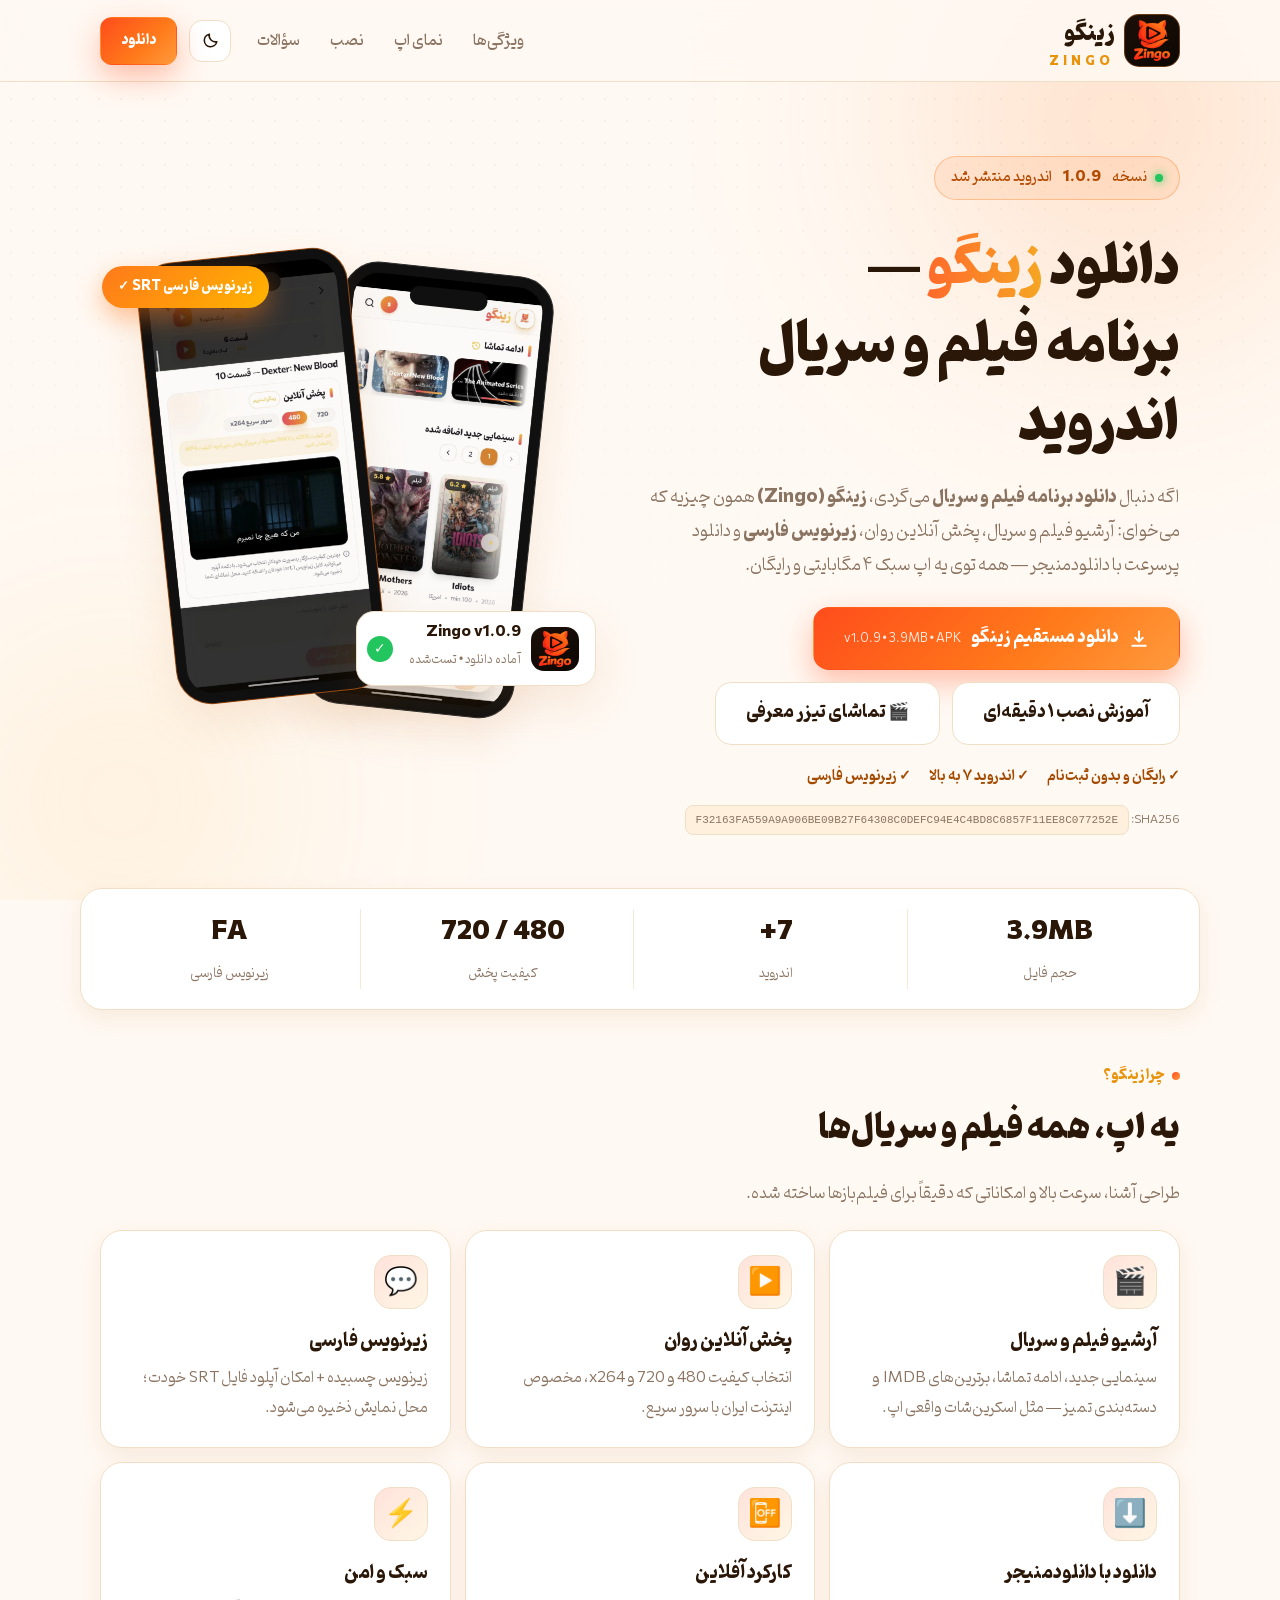
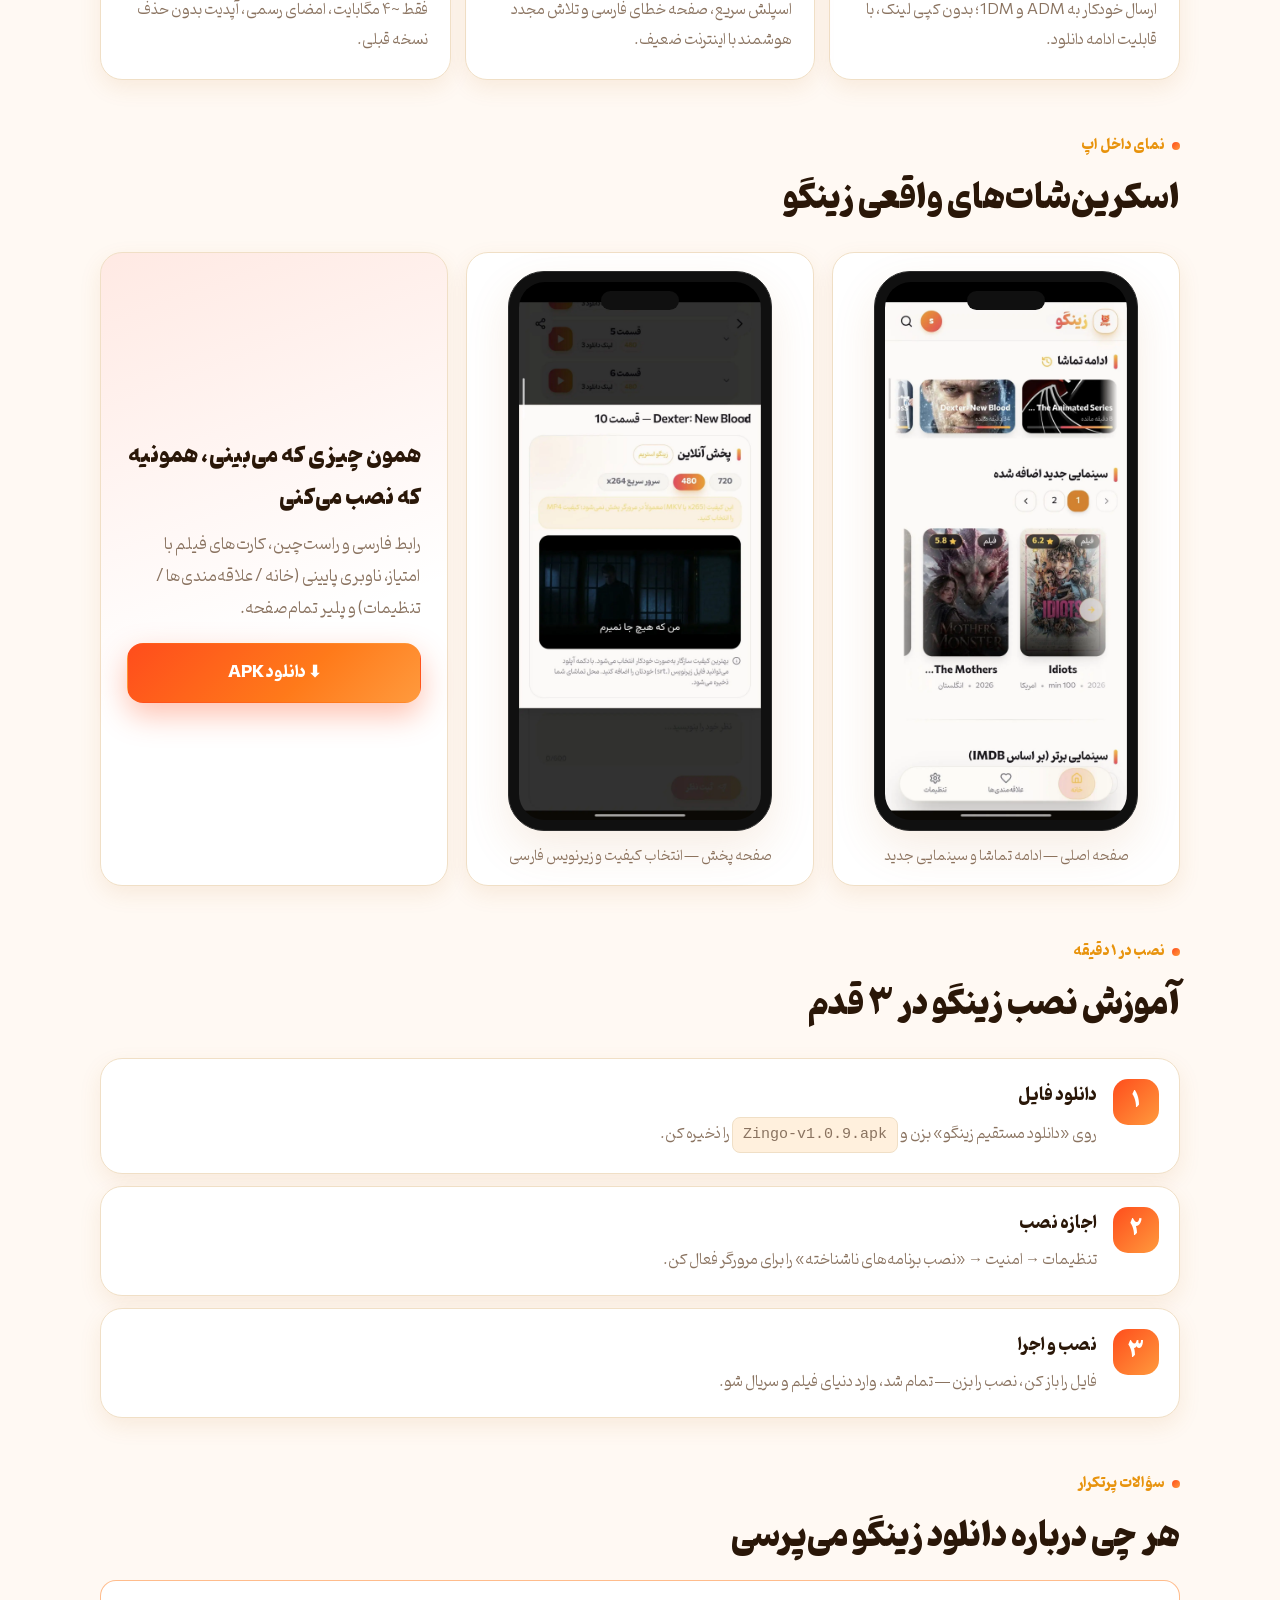
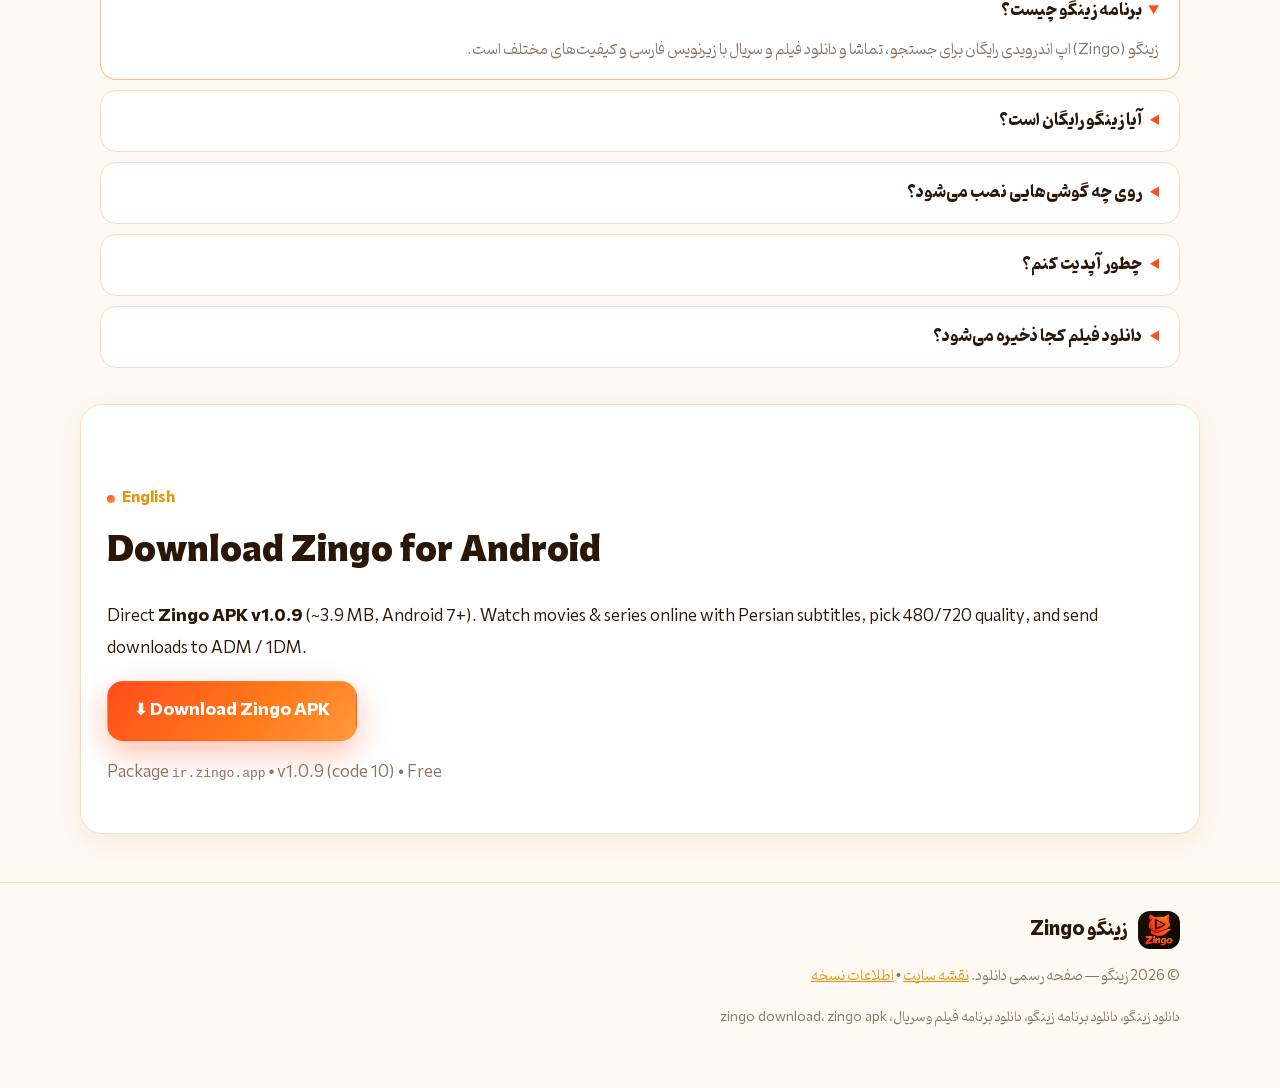
<file: index.html>
<!DOCTYPE html>
<html lang="fa" dir="rtl">
<head>
<meta charset="UTF-8">
<meta name="viewport" content="width=device-width, initial-scale=1.0">
<title>دانلود زینگو | دانلود برنامه فیلم و سریال اندروید Zingo</title>
<meta name="description" content="دانلود مستقیم برنامه زینگو (Zingo) نسخه 1.0.9 برای اندروید — بهترین برنامه فیلم و سریال با پخش آنلاین، زیرنویس فارسی و دانلود سریع. رایگان و بدون تبلیغات آزاردهنده.">
<meta name="keywords" content="دانلود زینگو, زینگو, zingo, دانلود برنامه zingo, دانلود برنامه فیلم و سریال, دانلود اپلیکیشن فیلم, دانلود سریال, zingo apk, zingo download, دانلود مستقیم زینگو">
<meta name="robots" content="index, follow">
<meta name="author" content="Zingo">
<meta name="theme-color" content="#FFF9F3">
<link rel="canonical" href="https://zingo-official.vercel.app/">
<link rel="alternate" hreflang="fa" href="https://zingo-official.vercel.app/">
<link rel="alternate" hreflang="en" href="https://zingo-official.vercel.app/#en">
<link rel="alternate" hreflang="x-default" href="https://zingo-official.vercel.app/">
<meta property="og:type" content="website">
<meta property="og:locale" content="fa_IR">
<meta property="og:locale:alternate" content="en_US">
<meta property="og:site_name" content="Zingo | زینگو">
<meta property="og:title" content="دانلود زینگو | برنامه فیلم و سریال اندروید">
<meta property="og:description" content="دانلود رایگان زینگو — تماشا و دانلود فیلم و سریال با زیرنویس فارسی، کیفیت‌های 480 تا 1080، حالت آفلاین. نسخه 1.0.9 اندروید.">
<meta property="og:url" content="https://zingo-official.vercel.app/">
<meta property="og:image" content="https://zingo-official.vercel.app/assets/og-cover.jpg">
<meta property="og:image:width" content="1200">
<meta property="og:image:height" content="630">
<meta property="og:image:alt" content="لوگوی برنامه زینگو - دانلود فیلم و سریال">
<meta name="twitter:card" content="summary_large_image">
<meta name="twitter:title" content="دانلود زینگو | Zingo — برنامه فیلم و سریال">
<meta name="twitter:description" content="دانلود مستقیم APK زینگو v1.0.9 — پخش آنلاین، زیرنویس، دانلود با دانلودمنیجر.">
<meta name="twitter:image" content="https://zingo-official.vercel.app/assets/og-cover.jpg">
<link rel="icon" type="image/x-icon" href="/favicon.ico">
<link rel="icon" type="image/png" href="/assets/logo.png">
<link rel="apple-touch-icon" href="/assets/apple-touch-icon.png">
<link rel="manifest" href="/manifest.webmanifest">
<link rel="preload" href="/assets/fonts/Pinar-Bold.ttf" as="font" type="font/ttf" crossorigin>
<link rel="preload" as="image" href="/assets/logo.png" type="image/png">
<link rel="stylesheet" href="/styles.css">
<script>(function(){try{var t=localStorage.getItem('zingo-theme')||'light';document.documentElement.dataset.theme=t;var m=document.querySelector('meta[name="theme-color"]');if(m)m.setAttribute('content',t==='dark'?'#0B0806':'#FFF9F3');}catch(e){document.documentElement.dataset.theme='light';}})();</script>
<script type="application/ld+json">
{"@context":"https://schema.org","@type":"SoftwareApplication","name":"Zingo — زینگو","alternateName":["Zingo","زینگو","دانلود زینگو","برنامه فیلم و سریال زینگو"],"applicationCategory":"EntertainmentApplication","operatingSystem":"Android","offers":{"@type":"Offer","price":"0","priceCurrency":"IRR"},"softwareVersion":"1.0.9","releaseNotes":"نسخه پایدار 1.0.9 — بهبود پخش و زیرنویس","downloadUrl":"https://zingo-official.vercel.app/downloads/Zingo-v1.0.9.apk","installUrl":"https://zingo-official.vercel.app/","screenshot":["https://zingo-official.vercel.app/assets/screen1.jpg","https://zingo-official.vercel.app/assets/screen2.jpg"],"image":"https://zingo-official.vercel.app/assets/logo.png","description":"زینگو (Zingo) برنامه اندرویدی تماشا و دانلود فیلم و سریال با زیرنویس فارسی، کیفیت‌های متنوع و پشتیبانی از دانلودمنیجر.","aggregateRating":{"@type":"AggregateRating","ratingValue":"4.8","ratingCount":"312"},"author":{"@type":"Organization","name":"Zingo"}}
</script>
<script type="application/ld+json">
{"@context":"https://schema.org","@type":"FAQPage","mainEntity":[{"@type":"Question","name":"برنامه زینگو چیست؟","acceptedAnswer":{"@type":"Answer","text":"زینگو (Zingo) یک برنامه اندرویدی رایگان برای تماشا و دانلود فیلم و سریال با زیرنویس فارسی، جستجو، علاقه‌مندی‌ها و پخش آنلاین در کیفیت‌های 480، 720 و بالاتر است."}},{"@type":"Question","name":"چطور زینگو را نصب کنم؟","acceptedAnswer":{"@type":"Answer","text":"فایل APK را دانلود کنید، در تنظیمات اندروید گزینه نصب از منابع ناشناس را فعال کنید، سپس فایل را باز و نصب کنید. حداقل اندروید 7 (API 24) لازم است."}},{"@type":"Question","name":"آیا زینگو رایگان است؟","acceptedAnswer":{"@type":"Answer","text":"بله، دانلود و استفاده از زینگو کاملاً رایگان است."}},{"@type":"Question","name":"چرا دانلود فیلم به دانلودمنیجر می‌رود؟","acceptedAnswer":{"@type":"Answer","text":"اپ زینگو لینک دانلود را مستقیم به دانلودمنیجرهایی مثل ADM و 1DM می‌فرستد تا دانلود سریع‌تر و قابل ادامه باشد؛ اگر نصبی نباشد از دانلودمنیجر خود گوشی استفاده می‌کند."}},{"@type":"Question","name":"آپدیت بعدی را چطور بگیرم؟","acceptedAnswer":{"@type":"Answer","text":"به همین صفحه برگردید؛ همیشه آخرین نسخه (فعلاً 1.0.9) اینجا قرار می‌گیرد. چون امضای نسخه‌ها یکی است، بدون حذف نسخه قبلی آپدیت می‌شود."}}]}
</script>
</head>
<body>
<div class="bg" aria-hidden="true"><span class="orb o1"></span><span class="orb o2"></span><span class="grain"></span></div>
<a class="skip" href="#download">پرش به دانلود</a>

<header class="nav" id="topnav">
  <div class="wrap nav-in">
    <a class="brand" href="/" aria-label="زینگو - صفحه اصلی">
      <span class="brand-logo"><img src="/assets/logo.png" alt="لوگوی زینگو" width="40" height="45" fetchpriority="high"></span>
      <span class="brand-txt">زینگو <em>ZINGO</em></span>
    </a>
    <nav aria-label="ناوبری اصلی">
      <a href="#features">ویژگی‌ها</a>
      <a href="#screens">نمای اپ</a>
      <a href="#install">نصب</a>
      <a href="#faq">سؤالات</a>
    </nav>
    <button class="theme-btn" id="themeBtn" type="button" aria-label="تغییر حالت روشن و تیره">
      <svg class="ic-sun" viewBox="0 0 24 24" width="19" height="19" fill="none" stroke="currentColor" stroke-width="2" stroke-linecap="round"><circle cx="12" cy="12" r="4.4"/><path d="M12 2.5v2.4M12 19.1v2.4M2.5 12h2.4M19.1 12h2.4M5 5l1.7 1.7M17.3 17.3 19 19M19 5l-1.7 1.7M6.7 17.3 5 19"/></svg>
      <svg class="ic-moon" viewBox="0 0 24 24" width="19" height="19" fill="none" stroke="currentColor" stroke-width="2" stroke-linecap="round" stroke-linejoin="round"><path d="M20 13.5A8 8 0 0 1 10.5 4 8 8 0 1 0 20 13.5Z"/></svg>
    </button>
    <a class="btn small primary" href="/downloads/Zingo-v1.0.9.apk" download="Zingo-v1.0.9.apk">دانلود</a>
  </div>
</header>

<main>
<section class="hero wrap" id="download">
  <div class="hero-txt">
    <p class="pill"><span class="dot"></span> نسخه <strong>&nbsp;1.0.9&nbsp;</strong> اندروید منتشر شد</p>
    <h1>دانلود <span class="grad">زینگو</span> —<br>برنامه فیلم و سریال اندروید</h1>
    <p class="lead">اگه دنبال <strong>دانلود برنامه فیلم و سریال</strong> می‌گردی، <strong>زینگو (Zingo)</strong> همون چیزیه که می‌خوای: آرشیو فیلم و سریال، پخش آنلاین روان، <strong>زیرنویس فارسی</strong> و دانلود پرسرعت با دانلودمنیجر — همه توی یه اپ سبک ۴ مگابایتی و رایگان.</p>
    <div class="cta-row">
      <a class="btn primary big" id="dlBtn" href="/downloads/Zingo-v1.0.9.apk" download="Zingo-v1.0.9.apk" rel="nofollow">
        <svg viewBox="0 0 24 24" width="20" height="20" fill="none" stroke="currentColor" stroke-width="2.4" stroke-linecap="round" stroke-linejoin="round"><path d="M12 3v12m0 0 4.5-4.5M12 15l-4.5-4.5M4 20h16"/></svg>
        دانلود مستقیم زینگو
        <small>v1.0.9 • 3.9MB • APK</small>
      </a>
      <a class="btn ghost big" href="#install">آموزش نصب ۱ دقیقه‌ای</a>
      <a class="btn ghost big" href="/promo.html">🎬 تماشای تیزر معرفی</a>
    </div>
    <ul class="trust">
      <li>✓ رایگان و بدون ثبت‌نام</li>
      <li>✓ اندروید ۷ به بالا</li>
      <li>✓ زیرنویس فارسی</li>
    </ul>
    <p class="sha">SHA256: <code dir="ltr">F32163FA559A9A906BE09B27F64308C0DEFC94E4C4BD8C6857F11EE8C077252E</code></p>
  </div>

  <div class="hero-vis">
    <div class="phones">
      <div class="phone p1">
        <div class="notch"></div>
        <picture><source srcset="/assets/screen1.webp" type="image/webp"><img src="/assets/screen1.jpg" alt="اسکرین‌شات برنامه زینگو - صفحه اصلی فیلم و سریال" width="230" height="511" fetchpriority="high"></picture>
      </div>
      <div class="phone p2">
        <div class="notch"></div>
        <picture><source srcset="/assets/screen2.webp" type="image/webp"><img src="/assets/screen2.jpg" alt="اسکرین‌شات زینگو - پخش آنلاین سریال با زیرنویس فارسی" width="230" height="511" loading="lazy"></picture>
      </div>
    </div>
    <div class="float-card">
      <span class="fc-logo"><img src="/assets/logo.png" alt="" width="36" height="40"></span>
      <div><strong>Zingo v1.0.9</strong><span>آماده دانلود • تست‌شده</span></div>
      <i class="ok">✓</i>
    </div>
    <div class="float-chip">زیرنویس فارسی SRT ✓</div>
  </div>
</section>

<section class="strip wrap" aria-label="مشخصات سریع">
  <div><strong>3.9MB</strong><span>حجم فایل</span></div>
  <div><strong>7+</strong><span>اندروید</span></div>
  <div><strong>480 / 720</strong><span>کیفیت پخش</span></div>
  <div><strong>FA</strong><span>زیرنویس فارسی</span></div>
</section>

<section class="wrap" id="features">
  <p class="kicker">چرا زینگو؟</p>
  <h2>یه اپ، همه فیلم و سریال‌ها</h2>
  <p class="muted">طراحی آشنا، سرعت بالا و امکاناتی که دقیقاً برای فیلم‌بازها ساخته شده.</p>
  <div class="grid">
    <article><span class="ic">🎬</span><h3>آرشیو فیلم و سریال</h3><p>سینمایی جدید، ادامه تماشا، برترین‌های IMDB و دسته‌بندی تمیز — مثل اسکرین‌شات واقعی اپ.</p></article>
    <article><span class="ic">▶️</span><h3>پخش آنلاین روان</h3><p>انتخاب کیفیت 480 و 720 و x264، مخصوص اینترنت ایران با سرور سریع.</p></article>
    <article><span class="ic">💬</span><h3>زیرنویس فارسی</h3><p>زیرنویس چسبیده + امکان آپلود فایل SRT خودت؛ محل نمایش ذخیره می‌شود.</p></article>
    <article><span class="ic">⬇️</span><h3>دانلود با دانلودمنیجر</h3><p>ارسال خودکار به ADM و 1DM؛ بدون کپی لینک، با قابلیت ادامه دانلود.</p></article>
    <article><span class="ic">📴</span><h3>کارکرد آفلاین</h3><p>اسپلش سریع، صفحه خطای فارسی و تلاش مجدد هوشمند با اینترنت ضعیف.</p></article>
    <article><span class="ic">⚡</span><h3>سبک و امن</h3><p>فقط ~۴ مگابایت، امضای رسمی، آپدیت بدون حذف نسخه قبلی.</p></article>
  </div>
</section>

<section class="wrap" id="screens">
  <p class="kicker">نمای داخل اپ</p>
  <h2>اسکرین‌شات‌های واقعی زینگو</h2>
  <div class="shots">
    <figure>
      <div class="phone big"><div class="notch"></div>
        <picture><source srcset="/assets/screen1.webp" type="image/webp"><img src="/assets/screen1.jpg" alt="اسکرین‌شات برنامه زینگو - صفحه اصلی فیلم‌ها با امتیاز IMDB" width="300" height="667" loading="lazy"></picture>
      </div>
      <figcaption>صفحه اصلی — ادامه تماشا و سینمایی جدید</figcaption>
    </figure>
    <figure>
      <div class="phone big"><div class="notch"></div>
        <picture><source srcset="/assets/screen2.webp" type="image/webp"><img src="/assets/screen2.jpg" alt="اسکرین‌شات زینگو - صفحه پخش سریال Dexter با زیرنویس فارسی" width="300" height="667" loading="lazy"></picture>
      </div>
      <figcaption>صفحه پخش — انتخاب کیفیت و زیرنویس فارسی</figcaption>
    </figure>
    <div class="shots-side">
      <h3>همون چیزی که می‌بینی، همونیه که نصب می‌کنی</h3>
      <p class="muted">رابط فارسی و راست‌چین، کارت‌های فیلم با امتیاز، ناوبری پایینی (خانه / علاقه‌مندی‌ها / تنظیمات) و پلیر تمام‌صفحه.</p>
      <a class="btn primary" href="/downloads/Zingo-v1.0.9.apk" download="Zingo-v1.0.9.apk" rel="nofollow">⬇ دانلود APK</a>
    </div>
  </div>
</section>

<section class="wrap" id="install">
  <p class="kicker">نصب در ۱ دقیقه</p>
  <h2>آموزش نصب زینگو در ۳ قدم</h2>
  <ol class="steps">
    <li><span class="n">۱</span><div><strong>دانلود فایل</strong><p>روی «دانلود مستقیم زینگو» بزن و <code dir="ltr">Zingo-v1.0.9.apk</code> را ذخیره کن.</p></div></li>
    <li><span class="n">۲</span><div><strong>اجازه نصب</strong><p>تنظیمات → امنیت → «نصب برنامه‌های ناشناخته» را برای مرورگر فعال کن.</p></div></li>
    <li><span class="n">۳</span><div><strong>نصب و اجرا</strong><p>فایل را باز کن، نصب را بزن — تمام شد، وارد دنیای فیلم و سریال شو.</p></div></li>
  </ol>
</section>

<section class="wrap" id="faq">
  <p class="kicker">سؤالات پرتکرار</p>
  <h2>هر چی درباره دانلود زینگو می‌پرسی</h2>
  <details open><summary>برنامه زینگو چیست؟</summary><p>زینگو (Zingo) اپ اندرویدی رایگان برای جستجو، تماشا و دانلود فیلم و سریال با زیرنویس فارسی و کیفیت‌های مختلف است.</p></details>
  <details><summary>آیا زینگو رایگان است؟</summary><p>بله — دانلود و استفاده کاملاً رایگان است و نیازی به ثبت‌نام ندارد.</p></details>
  <details><summary>روی چه گوشی‌هایی نصب می‌شود؟</summary><p>اندروید ۷ به بالا. حجم فایل فقط حدود ۴ مگابایت است.</p></details>
  <details><summary>چطور آپدیت کنم؟</summary><p>نسخه جدید را از همین صفحه دانلود و نصب کن؛ نیازی به حذف نسخه قبلی نیست.</p></details>
  <details><summary>دانلود فیلم کجا ذخیره می‌شود؟</summary><p>اگر ADM یا 1DM نصب داشته باشی مستقیم به آن‌ها می‌رود، وگرنه با دانلودمنیجر گوشی در پوشه Downloads ذخیره می‌شود.</p></details>
</section>

<section class="wrap en" id="en" lang="en" dir="ltr">
  <p class="kicker">English</p>
  <h2>Download Zingo for Android</h2>
  <p>Direct <strong>Zingo APK v1.0.9</strong> (~3.9 MB, Android 7+). Watch movies &amp; series online with Persian subtitles, pick 480/720 quality, and send downloads to ADM / 1DM.</p>
  <p><a class="btn primary" href="/downloads/Zingo-v1.0.9.apk" download="Zingo-v1.0.9.apk" rel="nofollow">⬇ Download Zingo APK</a></p>
  <p class="muted">Package <code>ir.zingo.app</code> • v1.0.9 (code 10) • Free</p>
</section>
</main>

<div class="sticky-dl"><span>زینگو v1.0.9 • رایگان</span><a class="btn primary small" href="/downloads/Zingo-v1.0.9.apk" download="Zingo-v1.0.9.apk">⬇ دانلود</a></div>

<footer>
  <div class="wrap foot">
    <div class="foot-brand">
      <span class="fc-logo"><img src="/assets/logo.png" alt="زینگو" width="30" height="34" loading="lazy"></span>
      <strong>زینگو Zingo</strong>
    </div>
    <p>© 2026 زینگو — صفحه رسمی دانلود. <a href="/sitemap.xml">نقشه سایت</a> • <a href="/downloads/version.json">اطلاعات نسخه</a></p>
    <p class="muted small">دانلود زینگو، دانلود برنامه زینگو، دانلود برنامه فیلم و سریال، zingo download، zingo apk</p>
  </div>
</footer>
<script src="/app.js" defer></script>
</body>
</html>
</file>
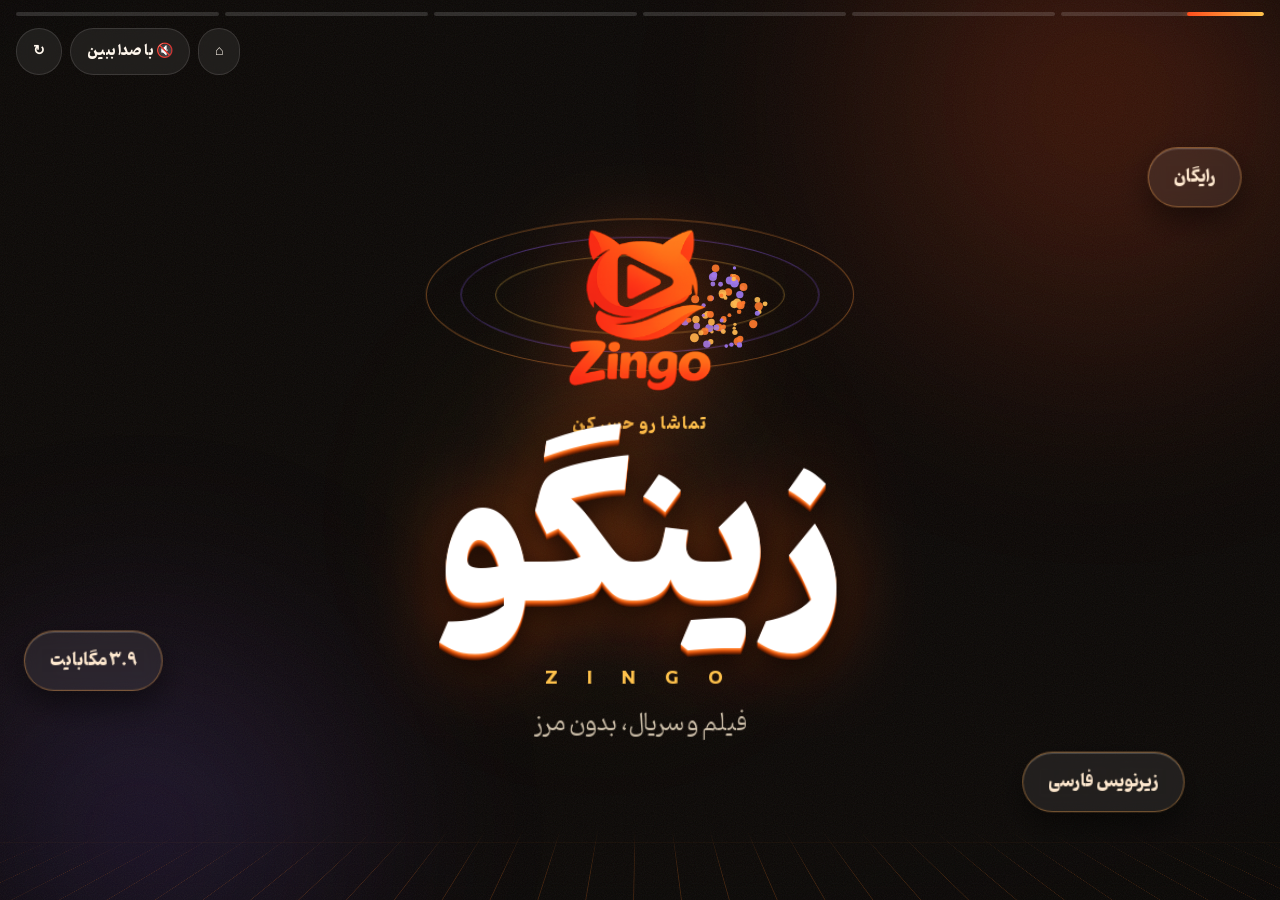
<file: promo.html>
<!DOCTYPE html>
<html lang="fa" dir="rtl">
<head>
<meta charset="UTF-8">
<meta name="viewport" content="width=device-width, initial-scale=1.0">
<title>زینگو سه‌بعدی | تیزر تبلیغاتی Zingo</title>
<meta name="description" content="تیزر تبلیغاتی سه‌بعدی زینگو (Zingo) — برنامه فیلم و سریال اندروید با پخش آنلاین، زیرنویس فارسی و دانلود پرسرعت.">
<meta name="robots" content="noindex, follow">
<meta name="theme-color" content="#0B0806">
<link rel="icon" type="image/x-icon" href="/favicon.ico">
<link rel="preload" href="/assets/fonts/Pinar-Bold.ttf" as="font" type="font/ttf" crossorigin>
<link rel="preload" href="/assets/fonts/Pinar-ExtraBold.ttf" as="font" type="font/ttf" crossorigin>
<link rel="preload" as="image" href="/assets/logo.png" type="image/png">
<link rel="stylesheet" href="/promo.css">
</head>
<body>
<div class="ad3d" id="ad" aria-label="تیزر تبلیغاتی سه‌بعدی زینگو">

  <!-- اتمسفر سه‌بعدی -->
  <div class="space" aria-hidden="true">
    <span class="nebula n1"></span><span class="nebula n2"></span><span class="nebula n3"></span>
    <div class="grid-floor"></div>
    <canvas class="fx" id="fx"></canvas>
    <div class="vignette"></div>
    <div class="grain"></div>
  </div>

  <!-- نوار سگمنت‌ها -->
  <div class="segs" id="segs" aria-hidden="true">
    <span><i></i></span><span><i></i></span><span><i></i></span><span><i></i></span><span><i></i></span><span><i></i></span>
  </div>

  <!-- کنترل‌ها -->
  <div class="tools">
    <a class="tool" href="/" aria-label="بازگشت به صفحه دانلود">⌂</a>
    <button class="tool sound-off" id="soundBtn" type="button">🔇 با صدا ببین</button>
    <button class="tool" id="replayBtn" type="button" aria-label="پخش دوباره">↻</button>
  </div>

  <!-- صحنه اصلی -->
  <main class="viewport" id="viewport">
    <div class="world" id="world">

      <!-- ۱: هیرو سه‌بعدی -->
      <section class="shot shot-hero on" id="shot0">
        <div class="layer" data-depth="30">
          <div class="rings" aria-hidden="true"><i></i><i></i><i></i></div>
        </div>
        <div class="layer" data-depth="70">
          <img class="hero-logo" src="/assets/logo.png" alt="لوگوی زینگو" width="150" height="168" fetchpriority="high">
        </div>
        <div class="layer" data-depth="110">
          <p class="eyebrow">تماشا رو حس کن</p>
          <h1 class="mega3d">زینگو</h1>
          <p class="latin3d" dir="ltr">Z I N G O</p>
          <p class="tagline">فیلم و سریال، بدون مرز</p>
        </div>
        <div class="layer chips3d" data-depth="160">
          <span class="chip f1">رایگان</span>
          <span class="chip f2">۳.۹ مگابایت</span>
          <span class="chip f3">زیرنویس فارسی</span>
        </div>
      </section>

      <!-- ۲: گوشی شناور -->
      <section class="shot shot-phone" id="shot1">
        <div class="layer" data-depth="40">
          <p class="eyebrow">یه اپ، همه‌چیز</p>
          <h2 class="h3d">دنیای فیلم و سریال<br><span>توی جیبت</span></h2>
        </div>
        <div class="layer" data-depth="110">
          <div class="phone3d" id="phone">
            <div class="notch"></div>
            <div class="screen"><img id="screenImg" src="/assets/screen1.jpg" alt="نمای برنامه زینگو" width="240" height="533" fetchpriority="high"></div>
            <div class="taps" id="taps"></div>
            <div class="flash" id="flash"></div>
            <div class="phone-glow" aria-hidden="true"></div>
          </div>
        </div>
        <div class="layer" data-depth="180">
          <span class="chip orbit o1">پخش آنلاین</span>
          <span class="chip orbit o2">۴۸۰ / ۷۲۰</span>
        </div>
      </section>

      <!-- ۳: کاورفلو -->
      <section class="shot shot-flow" id="shot2">
        <div class="layer" data-depth="40">
          <p class="eyebrow">ورق بزن</p>
          <h2 class="h3d">انتخاب کن، <span>تماشا کن</span></h2>
          <p class="hint">بکش تا بچرخه</p>
        </div>
        <div class="layer" data-depth="100">
          <div class="coverflow" id="coverflow">
            <div class="cf-card"><img src="/assets/screen1.jpg" alt="صفحه اصلی زینگو" loading="lazy"></div>
            <div class="cf-card"><img src="/assets/screen2.jpg" alt="پخش سریال در زینگو" loading="lazy"></div>
            <div class="cf-card"><img src="/assets/screen1.jpg" alt="آرشیو فیلم زینگو" loading="lazy"></div>
            <div class="cf-card"><img src="/assets/screen2.jpg" alt="زیرنویس فارسی زینگو" loading="lazy"></div>
          </div>
        </div>
      </section>

      <!-- ۴: دموی زبان -->
      <section class="shot shot-lang" id="shot3">
        <div class="layer" data-depth="40">
          <p class="eyebrow">به زبون خودت</p>
          <h2 class="h3d">انگلیسی؟ فارسی؟ <span>ژاپنی؟</span></h2>
        </div>
        <div class="layer" data-depth="110">
          <div class="phone3d mini">
            <div class="notch"></div>
            <div class="screen"><img src="/assets/screen2.jpg" alt="انتخاب زبان در زینگو" loading="lazy"></div>
            <div class="audiopop show" id="audioPop" aria-hidden="true">
              <p class="ap-title">ترک صوتی و زیرنویس</p>
              <div class="ap-sub" id="apSub">Where are you going?</div>
              <ul>
                <li data-lang="en"><span>English</span><i>✓</i></li>
                <li data-lang="fa"><span>فارسی</span><i>✓</i></li>
                <li data-lang="ja"><span>ژاپنی</span><i>✓</i></li>
              </ul>
            </div>
          </div>
        </div>
      </section>

      <!-- ۵: دانلود + آمار -->
      <section class="shot shot-dl" id="shot4">
        <div class="layer" data-depth="40">
          <p class="eyebrow">بدون کپی لینک</p>
          <h2 class="h3d">دانلود <span>پرسرعت</span></h2>
        </div>
        <div class="layer stats3d" data-depth="110">
          <div class="stat"><strong><span class="count" data-to="3.9" data-dec="1">۰</span></strong><span>مگابایت حجم</span></div>
          <div class="stat"><strong>ADM</strong><span>ارسال مستقیم</span></div>
          <div class="stat"><strong><span class="count" data-to="7">۰</span>+</strong><span>اندروید</span></div>
        </div>
        <div class="layer" data-depth="170">
          <div class="dl-beam" aria-hidden="true"><span></span></div>
        </div>
      </section>

      <!-- ۶: اندکارت -->
      <section class="shot shot-end" id="shot5">
        <div class="layer" data-depth="60">
          <img class="end-logo" src="/assets/logo.png" alt="لوگوی زینگو" width="110" height="124" loading="lazy">
        </div>
        <div class="layer" data-depth="110">
          <h2 class="h3d big">همین حالا <span>نصبش کن</span></h2>
          <p class="stars" aria-label="امتیاز ۴.۸ از ۵">★★★★★ <b>۴.۸</b></p>
          <p class="site-url" dir="ltr">zingo-official.vercel.app</p>
        </div>
        <div class="layer" data-depth="160">
          <a class="cta3d" id="ctaBtn" href="/downloads/Zingo-v1.0.9.apk" download="Zingo-v1.0.9.apk">
            <span class="cta-shine" aria-hidden="true"></span>
            نصب رایگان<small>v1.0.9 • ۳.۹MB • APK</small>
          </a>
          <div class="end-row">
            <button class="mini" id="replayBtn2" type="button">↻ دیدن دوباره</button>
            <a class="mini" href="/">صفحه دانلود</a>
          </div>
        </div>
      </section>

    </div>
  </main>

</div>
<script src="/promo.js" defer></script>
</body>
</html>
</file>
<file: styles.css>
@font-face{font-family:'Pinar';src:url('/assets/fonts/Pinar-Light.ttf') format('truetype');font-weight:300;font-display:swap}
@font-face{font-family:'Pinar';src:url('/assets/fonts/Pinar-Regular.ttf') format('truetype');font-weight:400;font-display:swap}
@font-face{font-family:'Pinar';src:url('/assets/fonts/Pinar-Medium.ttf') format('truetype');font-weight:500;font-display:swap}
@font-face{font-family:'Pinar';src:url('/assets/fonts/Pinar-SemiBold.ttf') format('truetype');font-weight:600;font-display:swap}
@font-face{font-family:'Pinar';src:url('/assets/fonts/Pinar-Bold.ttf') format('truetype');font-weight:700;font-display:swap}
@font-face{font-family:'Pinar';src:url('/assets/fonts/Pinar-ExtraBold.ttf') format('truetype');font-weight:800;font-display:swap}

/* ===== تم روشن (پیش‌فرض — سفید نارنجی مثل سایت زینگو) ===== */
:root{
  color-scheme:light;
  --bg:#FFF9F3; --bg-soft:#FFF2E4;
  --card:#FFFFFF; --card2:#FFF6EC;
  --txt:#2A1708; --mut:#8A7360;
  --acc:#FF4D1C; --acc2:#FF9A3D; --gold:#E8930C;
  --line:#F0DFC6; --line-soft:#F6EAD6;
  --nav-bg:rgba(255,249,243,.86);
  --shadow:0 18px 45px rgba(190,110,30,.12);
  --shadow-sm:0 8px 22px rgba(190,110,30,.1);
  --pill-bg:rgba(255,122,26,.1); --pill-bd:rgba(255,122,26,.35); --pill-tx:#B34A00;
  --trust:#A34A00;
  --chip-bg:#231303;
  --code-bg:#FFF0DD;
  --r:22px;
}
/* ===== حالت شب (مشکی نارنجی) ===== */
[data-theme="dark"]{
  color-scheme:dark;
  --bg:#0B0806; --bg-soft:#14100a;
  --card:rgba(255,255,255,.045); --card2:rgba(255,255,255,.07);
  --txt:#FFF7ED; --mut:#CDBFA9;
  --gold:#FFC24B;
  --line:rgba(255,255,255,.1); --line-soft:rgba(255,255,255,.07);
  --nav-bg:rgba(11,8,6,.8);
  --shadow:0 24px 60px rgba(0,0,0,.5);
  --shadow-sm:0 10px 26px rgba(0,0,0,.4);
  --pill-bg:rgba(255,154,61,.1); --pill-bd:rgba(255,154,61,.35); --pill-tx:#ffd9a8;
  --trust:#ffe3c2;
  --chip-bg:#FF9A3D;
  --code-bg:#000;
}
*{box-sizing:border-box}html{scroll-behavior:smooth}
body{margin:0;background:var(--bg);color:var(--txt);font-family:'Pinar',Tahoma,'Segoe UI',Arial,sans-serif;line-height:2;font-weight:400;overflow-x:hidden;transition:background .3s,color .3s}
::selection{background:rgba(255,90,31,.28)}
.bg{position:fixed;inset:0;z-index:-1;overflow:hidden}
.orb{position:absolute;border-radius:50%;filter:blur(110px)}
.o1{width:600px;height:600px;background:radial-gradient(circle,rgba(255,122,26,.28),transparent 65%);top:-180px;right:-140px}
.o2{width:480px;height:480px;background:radial-gradient(circle,rgba(255,178,44,.2),transparent 65%);bottom:-140px;left:-120px}
[data-theme="dark"] .o1{background:radial-gradient(circle,#ff5a1f88,transparent 65%)}
[data-theme="dark"] .o2{background:radial-gradient(circle,#7a2bff44,transparent 65%)}
.grain{position:absolute;inset:0;background-image:radial-gradient(rgba(150,90,30,.08) 1px,transparent 1px);background-size:22px 22px;mask-image:linear-gradient(#000,transparent 75%)}
[data-theme="dark"] .grain{background-image:radial-gradient(rgba(255,255,255,.05) 1px,transparent 1px)}
.wrap{max-width:1120px;margin:0 auto;padding:0 20px}
.skip{position:absolute;right:-9999px}.skip:focus{right:12px;top:12px;background:#fff;color:#000;padding:8px 14px;border-radius:10px;z-index:99}
/* NAV */
.nav{position:sticky;top:0;z-index:50;background:var(--nav-bg);backdrop-filter:blur(16px);-webkit-backdrop-filter:blur(16px);border-bottom:1px solid var(--line)}
.nav-in{display:flex;align-items:center;gap:12px;padding:12px 20px}
.brand{display:flex;align-items:center;gap:10px;color:var(--txt);text-decoration:none;font-weight:800;font-size:22px}
.brand-logo{display:grid;place-items:center;padding:3px 7px;border-radius:15px;background:linear-gradient(150deg,#1c1008,#0c0703);border:1px solid rgba(255,140,50,.35);flex-shrink:0}
.brand-logo img{display:block;width:40px;height:45px}
.brand-txt em{display:block;font-style:normal;font-size:11px;letter-spacing:4px;color:var(--gold);line-height:1.2}
.nav nav{margin-inline-start:auto;display:flex;gap:2px}
.nav nav a{color:var(--mut);text-decoration:none;font-size:15px;font-weight:500;padding:8px 14px;border-radius:12px}
.nav nav a:hover{color:var(--txt);background:var(--card2)}
.theme-btn{display:grid;place-items:center;width:42px;height:42px;border-radius:13px;border:1px solid var(--line);background:var(--card);color:var(--txt);cursor:pointer;transition:.2s;flex-shrink:0}
.theme-btn:hover{border-color:var(--acc);transform:translateY(-1px)}
.ic-sun{display:none}[data-theme="dark"] .ic-sun{display:block}
[data-theme="dark"] .ic-moon{display:none}
.btn{display:inline-flex;align-items:center;justify-content:center;gap:10px;padding:13px 26px;border-radius:16px;text-decoration:none;font-weight:700;font-family:inherit;border:1px solid transparent;cursor:pointer;transition:.2s;color:var(--txt)}
.btn.primary{background:linear-gradient(135deg,var(--acc),#ff7a1a 60%,var(--acc2));color:#fff;box-shadow:0 12px 30px rgba(255,77,28,.35)}
.btn.primary:hover{transform:translateY(-2px);box-shadow:0 16px 38px rgba(255,77,28,.45)}
.btn.ghost{border-color:var(--line);color:var(--txt);background:var(--card)}
.btn.ghost:hover{background:var(--card2)}
.btn.small{padding:9px 20px;font-size:14px;border-radius:12px}
.btn.big{padding:16px 30px;font-size:17px;line-height:1.7}
.btn.big small{display:block;font-size:12px;font-weight:400;opacity:.85;line-height:1.5}
.btn:focus-visible,.theme-btn:focus-visible,.nav a:focus-visible{outline:2px solid var(--acc);outline-offset:2px}
/* HERO */
.hero{display:grid;grid-template-columns:1.05fr .95fr;gap:44px;align-items:center;padding:60px 20px 34px}
.pill{display:inline-flex;align-items:center;gap:8px;background:var(--pill-bg);border:1px solid var(--pill-bd);padding:7px 16px;border-radius:99px;font-size:14px;color:var(--pill-tx);font-weight:500}
.dot{width:8px;height:8px;border-radius:50%;background:#22c55e;box-shadow:0 0 10px #22c55e;animation:blink 1.6s infinite}
@keyframes blink{50%{opacity:.4}}
h1{font-size:clamp(30px,5vw,52px);line-height:1.5;margin:16px 0;font-weight:800}
.grad{background:linear-gradient(90deg,#ff6a2b,#f5a623);-webkit-background-clip:text;background-clip:text;color:transparent}
.lead{color:var(--mut);font-size:17px}
.cta-row{display:flex;gap:12px;flex-wrap:wrap;margin:24px 0 18px}
.trust{list-style:none;display:flex;gap:8px 18px;flex-wrap:wrap;margin:0;padding:0;color:var(--trust);font-size:14px;font-weight:600}
.sha{font-size:11px;color:var(--mut);word-break:break-all;margin-top:14px}
.sha code{background:var(--code-bg);border:1px solid var(--line);padding:3px 10px;border-radius:8px;direction:ltr;display:inline-block}
/* phones */
.hero-vis{position:relative;display:flex;justify-content:center;padding:10px 0 46px}
.phones{display:flex;align-items:center}
.phone{width:212px;border-radius:36px;background:#101010;border:1px solid #2c2c2c;padding:10px;box-shadow:var(--shadow);position:relative}
.phone img{width:100%;height:auto;border-radius:26px;display:block;background:#fff}
.phone .notch{position:absolute;top:19px;left:50%;transform:translateX(-50%);width:78px;height:19px;background:#101010;border-radius:99px;z-index:2}
.p1{transform:rotate(6deg) translateY(14px)}
.p2{transform:rotate(-6deg);margin-right:-44px;border-color:rgba(255,122,26,.55)}
.phone.big{width:264px}
.float-card{position:absolute;bottom:58px;right:-4px;display:flex;align-items:center;gap:10px;background:var(--card);border:1px solid var(--line);border-radius:18px;padding:10px 16px 10px 10px;box-shadow:var(--shadow)}
.float-card .fc-logo{padding:2px 6px;border-radius:13px;background:linear-gradient(150deg,#1c1008,#0c0703);display:grid;place-items:center;flex-shrink:0}
.float-card .fc-logo img{width:36px;height:40px;display:block}
.float-card strong{display:block;font-size:14px;line-height:1.5}.float-card span{font-size:12px;color:var(--mut)}
.ok{width:26px;height:26px;border-radius:50%;background:#22c55e;color:#fff;display:grid;place-items:center;font-style:normal;margin-right:6px;font-size:14px}
.float-chip{position:absolute;top:22px;left:2px;background:linear-gradient(135deg,#ff7a1a,#ffb300);color:#fff;font-weight:700;font-size:13px;padding:8px 16px;border-radius:99px;box-shadow:0 10px 26px rgba(255,122,26,.45)}
/* strip */
.strip{display:grid;grid-template-columns:repeat(4,1fr);gap:12px;background:var(--card);border:1px solid var(--line);border-radius:var(--r);padding:20px 18px;margin:8px auto 0;box-shadow:var(--shadow-sm)}
.strip div{text-align:center}.strip div+div{border-inline-start:1px solid var(--line-soft)}
.strip strong{display:block;font-size:24px;font-weight:800}.strip span{font-size:13px;color:var(--mut)}
/* sections */
.kicker{display:inline-flex;align-items:center;gap:7px;color:var(--gold);font-weight:700;font-size:14px;margin:52px 0 0}
.kicker::before{content:'';width:8px;height:8px;border-radius:50%;background:linear-gradient(135deg,var(--acc),var(--acc2))}
h2{font-size:clamp(22px,3.4vw,32px);margin:6px 0 8px;font-weight:800}
.muted{color:var(--mut)}.small{font-size:13px}
.grid{display:grid;grid-template-columns:repeat(auto-fit,minmax(280px,1fr));gap:14px;margin-top:20px}
.grid article{background:var(--card);border:1px solid var(--line);border-radius:var(--r);padding:24px 22px;transition:.2s;box-shadow:var(--shadow-sm)}
.grid article:hover{transform:translateY(-4px);border-color:rgba(255,122,26,.5);box-shadow:0 18px 40px rgba(255,110,30,.18)}
.ic{font-size:27px;display:inline-grid;place-items:center;width:54px;height:54px;border-radius:17px;background:linear-gradient(135deg,rgba(255,77,28,.16),rgba(255,194,75,.14));border:1px solid var(--line)}
.grid h3{margin:14px 0 4px;font-size:18px;font-weight:700}.grid p{margin:0;color:var(--mut);font-size:15px}
.shots{display:grid;grid-template-columns:1fr 1fr 1fr;gap:18px;align-items:stretch;margin-top:20px}
.shots figure{margin:0;background:var(--card);border:1px solid var(--line);border-radius:var(--r);padding:18px 16px 14px;text-align:center;box-shadow:var(--shadow-sm)}
.shots figcaption{color:var(--mut);font-size:14px;margin-top:12px}
.shots .phone{margin:0 auto}
.shots-side{background:linear-gradient(160deg,rgba(255,77,28,.12),transparent 60%),var(--card);border:1px solid var(--line);border-radius:var(--r);padding:28px 26px;display:flex;flex-direction:column;justify-content:center;gap:10px;box-shadow:var(--shadow-sm)}
.shots-side h3{margin:0;font-size:21px;font-weight:800}
.shots-side p{margin:0 0 8px}
/* steps */
.steps{list-style:none;padding:0;display:grid;gap:12px;margin:20px 0 0}
.steps li{display:flex;gap:16px;background:var(--card);border:1px solid var(--line);border-radius:var(--r);padding:20px;align-items:flex-start;box-shadow:var(--shadow-sm)}
.n{width:46px;height:46px;flex-shrink:0;border-radius:15px;display:grid;place-items:center;font-weight:800;font-size:20px;background:linear-gradient(135deg,var(--acc),var(--acc2));color:#fff}
.steps strong{font-size:17px}.steps p{margin:4px 0 0;color:var(--mut);font-size:15px}
.steps code{background:var(--code-bg);border:1px solid var(--line);padding:2px 10px;border-radius:8px;direction:ltr;display:inline-block}
/* faq */
details{background:var(--card);border:1px solid var(--line);border-radius:16px;padding:14px 20px;margin:10px 0;transition:.2s}
details[open]{border-color:rgba(255,122,26,.5)}
summary{cursor:pointer;font-weight:700;font-size:16px}summary::marker{color:var(--acc)}
details p{color:var(--mut);margin:8px 0 0;font-size:15px}
/* en */
.en{background:var(--card);border:1px solid var(--line);border-radius:var(--r);padding:28px 26px;margin-top:36px;box-shadow:var(--shadow-sm)}
/* sticky */
.sticky-dl{display:none}
/* footer */
footer{border-top:1px solid var(--line);margin-top:48px;padding:28px 0 44px;color:var(--mut);font-size:14px}
.foot-brand{display:flex;align-items:center;gap:10px;color:var(--txt);font-size:18px;font-weight:800}
.foot-brand .fc-logo{padding:2px 6px;border-radius:12px;background:linear-gradient(150deg,#1c1008,#0c0703);display:grid;place-items:center}
.foot-brand img{width:30px;height:34px;display:block}
.foot a{color:var(--gold)}
@media(max-width:900px){.hero{grid-template-columns:1fr;padding-top:36px;gap:10px}.shots{grid-template-columns:1fr 1fr}.shots-side{grid-column:1/-1}}
@media(max-width:620px){
.nav nav{display:none}
.strip{grid-template-columns:repeat(2,1fr);gap:16px 8px}.strip div:nth-child(3){border-inline-start:none}
.shots{grid-template-columns:1fr}
.phone{width:168px}.phone.big{width:216px}
.float-card{right:0}
.sticky-dl{display:flex;position:fixed;bottom:12px;right:12px;left:12px;z-index:60;align-items:center;justify-content:space-between;background:var(--card);border:1px solid rgba(255,122,26,.45);border-radius:18px;padding:10px 14px;font-size:14px;font-weight:700;box-shadow:var(--shadow)}
footer{padding-bottom:96px}
}
@media(prefers-reduced-motion:reduce){*{animation:none!important;transition:none!important}html{scroll-behavior:auto}}
</file>
<file: promo.css>
@font-face{font-family:'Pinar';src:url('/assets/fonts/Pinar-Regular.ttf') format('truetype');font-weight:400;font-display:swap}
@font-face{font-family:'Pinar';src:url('/assets/fonts/Pinar-Bold.ttf') format('truetype');font-weight:700;font-display:swap}
@font-face{font-family:'Pinar';src:url('/assets/fonts/Pinar-ExtraBold.ttf') format('truetype');font-weight:800;font-display:swap}
:root{
  --ease-out:cubic-bezier(.16,1,.3,1);
  --ease-spring:cubic-bezier(.2,1.35,.32,1);
  --bg:#0B0806; --txt:#FFF7ED; --mut:#CDBFA9;
  --acc:#FF4D1C; --acc2:#FF9A3D; --gold:#FFC24B; --vio:#8B5CF6;
  --line:rgba(255,255,255,.12);
}
*{box-sizing:border-box}
html,body{height:100%}
body{margin:0;background:var(--bg);color:var(--txt);font-family:'Pinar',Tahoma,sans-serif;overflow:hidden}
.ad3d{position:fixed;inset:0;overflow:hidden}
/* ===== فضای سه‌بعدی پس‌زمینه ===== */
.space{position:absolute;inset:0;z-index:0;pointer-events:none}
.nebula{position:absolute;border-radius:50%;filter:blur(100px);opacity:.55;will-change:transform}
.n1{width:60vmax;height:60vmax;top:-22vmax;right:-16vmax;background:radial-gradient(circle,rgba(255,77,28,.5),transparent 65%);animation:drift1 15s ease-in-out infinite alternate}
.n2{width:50vmax;height:50vmax;bottom:-20vmax;left:-14vmax;background:radial-gradient(circle,rgba(139,92,246,.42),transparent 65%);animation:drift2 19s ease-in-out infinite alternate}
.n3{width:30vmax;height:30vmax;top:36%;left:32%;background:radial-gradient(circle,rgba(255,178,44,.28),transparent 65%);animation:drift1 12s ease-in-out infinite alternate-reverse}
@keyframes drift1{to{transform:translate(-4vmax,3vmax) scale(1.12)}}
@keyframes drift2{to{transform:translate(4vmax,-3vmax) scale(1.08)}}
.grid-floor{position:absolute;left:-25%;right:-25%;bottom:-6%;height:44%;
  background-image:linear-gradient(rgba(255,122,26,.22) 1px,transparent 1px),linear-gradient(90deg,rgba(255,122,26,.22) 1px,transparent 1px);
  background-size:56px 56px;transform:perspective(700px) rotateX(62deg);transform-origin:bottom;
  -webkit-mask-image:linear-gradient(180deg,transparent,#000 45%);mask-image:linear-gradient(180deg,transparent,#000 45%);
  animation:gridMove 3.2s linear infinite}
@keyframes gridMove{to{background-position:0 56px,0 56px}}
.fx{position:absolute;inset:0}
.vignette{position:absolute;inset:0;background:radial-gradient(120% 90% at 50% 45%,transparent 55%,rgba(0,0,0,.65))}
.grain{position:absolute;inset:-60px;opacity:.07;
  background-image:url("data:image/svg+xml,%3Csvg xmlns='http://www.w3.org/2000/svg' width='140' height='140'%3E%3Cfilter id='n'%3E%3CfeTurbulence type='fractalNoise' baseFrequency='.9' numOctaves='2'/%3E%3C/filter%3E%3Crect width='140' height='140' filter='url(%23n)'/%3E%3C/svg%3E");
  animation:grain .5s steps(3) infinite}
@keyframes grain{0%{transform:translate(0,0)}33%{transform:translate(-18px,12px)}66%{transform:translate(14px,-16px)}100%{transform:translate(0,0)}}
/* ===== سگمنت + ابزار ===== */
.segs{position:absolute;top:12px;right:16px;left:16px;z-index:30;display:flex;gap:6px}
.segs span{flex:1;height:4px;border-radius:99px;background:rgba(255,255,255,.14);overflow:hidden}
.segs i{display:block;height:100%;width:0;border-radius:99px;background:linear-gradient(90deg,var(--acc),var(--gold));box-shadow:0 0 10px rgba(255,110,20,.8)}
.tools{position:absolute;top:28px;left:16px;z-index:30;display:flex;gap:8px}
.tool{font-family:inherit;font-size:14px;font-weight:700;color:var(--txt);text-decoration:none;background:rgba(255,255,255,.07);border:1px solid var(--line);border-radius:99px;padding:8px 16px;cursor:pointer;backdrop-filter:blur(8px);transition:.2s}
.tool:hover{background:rgba(255,255,255,.15)}
.tool.sound-off{animation:nudge 2s ease-in-out infinite}
@keyframes nudge{50%{transform:scale(1.06)}}
/* ===== ویوپورت سه‌بعدی ===== */
.viewport{position:absolute;inset:0;z-index:5;perspective:1500px;overflow:hidden}
.viewport.cut{animation:cutPunch .55s var(--ease-out)}
.world{position:absolute;inset:0;transform-style:preserve-3d;will-change:transform}
@keyframes cutPunch{0%{transform:scale(1);filter:brightness(1)}25%{transform:scale(1.07);filter:brightness(1.35)}100%{transform:scale(1);filter:brightness(1)}}
.site-url{margin:2px 0 0;font-size:clamp(17px,3vw,24px);font-weight:700;letter-spacing:4px;color:var(--gold);
  text-shadow:0 0 24px rgba(255,178,44,.55)}
.shot.on .site-url{animation:riseIn .7s var(--ease-out) .38s both}
.shot{position:absolute;inset:0;display:flex;flex-direction:column;align-items:center;justify-content:center;gap:10px;text-align:center;padding:80px 20px 30px;
  opacity:0;visibility:hidden;transition:opacity .6s,visibility .6s;transform-style:preserve-3d}
.shot.on{opacity:1;visibility:visible}
.layer{transform:translateZ(var(--z,0px));transform-style:preserve-3d;display:flex;flex-direction:column;align-items:center;max-width:100%}
.eyebrow{margin:0;color:var(--gold);font-weight:700;font-size:15px;letter-spacing:1px}
.shot.on .eyebrow{animation:riseIn .7s var(--ease-out) both}
.h3d{margin:4px 0 6px;font-size:clamp(30px,6vw,62px);line-height:1.45;font-weight:800;
  text-shadow:0 1px 0 #7a2c05,0 2px 0 #7a2c05,0 3px 0 #5e2003,0 4px 0 #401502,0 6px 18px rgba(0,0,0,.7),0 0 46px rgba(255,90,20,.35)}
.h3d span{color:var(--gold)}
.shot.on .h3d{animation:riseIn .7s var(--ease-out) .1s both}
.h3d.big{font-size:clamp(36px,7vw,72px)}
@keyframes riseIn{from{opacity:0;transform:translateY(46px);filter:blur(8px)}to{opacity:1;transform:none;filter:blur(0)}}
.tagline{color:var(--mut);font-size:clamp(16px,2.6vw,22px);margin:2px 0 0}
.shot.on .tagline{animation:riseIn .7s var(--ease-out) .35s both}
.latin3d{margin:0;font-size:15px;letter-spacing:12px;color:var(--gold);font-weight:700}
.shot.on .latin3d{animation:riseIn .7s var(--ease-out) .28s both}
/* تایتل حجیم */
.mega3d{margin:0;font-size:clamp(72px,17vw,170px);font-weight:800;line-height:1.2;color:#fff;
  text-shadow:0 1px 0 #ff8a3d,0 2px 0 #f26a1b,0 3px 0 #d14e0d,0 4px 0 #a83a06,0 5px 0 #7c2803,0 6px 0 #521a02,0 10px 30px rgba(0,0,0,.8),0 0 70px rgba(255,90,20,.5)}
.shot.on .mega3d{animation:megaIn 1s var(--ease-spring) .15s both}
@keyframes megaIn{from{opacity:0;transform:translateZ(-260px) scale(.7);filter:blur(14px)}to{opacity:1;transform:translateZ(0) scale(1);filter:blur(0)}}
/* حلقه‌های مداری */
.rings{position:relative;width:min(420px,80vw);height:min(150px,28vw)}
.rings i{position:absolute;inset:0;border-radius:50%;border:1px solid rgba(255,150,60,.4)}
.rings i:nth-child(1){animation:spinX 9s linear infinite}
.rings i:nth-child(2){inset:18px 34px;animation:spinX 13s linear infinite reverse;border-color:rgba(139,92,246,.4)}
.rings i:nth-child(3){inset:36px 68px;animation:spinX 17s linear infinite;border-color:rgba(255,194,75,.35)}
@keyframes spinX{from{transform:rotateX(72deg) rotateZ(0)}to{transform:rotateX(72deg) rotateZ(360deg)}}
.hero-logo{margin-top:-150px;filter:drop-shadow(0 18px 44px rgba(255,90,20,.5));animation:hover 3.4s ease-in-out infinite}
@keyframes hover{50%{transform:translateY(-14px) rotate(-1.5deg)}}
/* چیپ‌های شناور */
.chips3d{position:absolute;inset:0;pointer-events:none}
.chip{position:absolute;padding:10px 22px;border-radius:99px;font-weight:700;font-size:15px;color:#FFE9CF;
  background:rgba(255,255,255,.07);border:1px solid rgba(255,170,80,.4);backdrop-filter:blur(8px);
  box-shadow:0 12px 30px rgba(0,0,0,.5),inset 0 1px 0 rgba(255,255,255,.2);animation:hover 4s ease-in-out infinite}
.chip.f1{top:20%;right:8%}.chip.f2{bottom:26%;left:7%;animation-delay:-1.3s}.chip.f3{bottom:14%;right:12%;animation-delay:-2.4s}
.shot.on .chip{animation:hover 4s ease-in-out infinite,chipIn .6s var(--ease-spring) both}
.shot.on .chip.f2{animation-delay:-1.3s,.15s}.shot.on .chip.f3{animation-delay:-2.4s,.3s}
@keyframes chipIn{from{opacity:0;transform:translateZ(-160px) scale(.6)}to{opacity:1}}
.chip.orbit{animation:hover 3.6s ease-in-out infinite}
.chip.o1{position:absolute;top:24%;right:4%}.chip.o2{position:absolute;bottom:22%;left:4%;animation-delay:-1.8s}
/* ===== گوشی سه‌بعدی ===== */
.phone3d{position:relative;width:min(230px,54vw);border-radius:36px;background:#0d0d12;padding:11px;
  border:1px solid rgba(255,255,255,.16);
  box-shadow:0 40px 90px rgba(0,0,0,.75),0 0 60px rgba(255,90,20,.22),inset 0 0 0 2px rgba(0,0,0,.7);
  transform:rotateY(-12deg) rotateX(4deg);transform-style:preserve-3d;animation:phoneFloat 5s ease-in-out infinite}
@keyframes phoneFloat{50%{transform:rotateY(-8deg) rotateX(2deg) translateY(-12px)}}
.phone3d.mini{width:min(210px,50vw)}
.phone3d .notch{position:absolute;top:19px;left:50%;transform:translateX(-50%);width:78px;height:19px;background:#0d0d12;border-radius:99px;z-index:3}
.screen{border-radius:27px;overflow:hidden;position:relative;aspect-ratio:240/533;background:#fff}
.screen img{width:100%;height:100%;object-fit:cover;display:block}
.phone-glow{position:absolute;inset:-30px;z-index:-1;border-radius:50%;background:radial-gradient(circle,rgba(255,90,20,.4),transparent 65%);filter:blur(24px)}
.taps{position:absolute;inset:11px;z-index:4;pointer-events:none}
.tap{position:absolute;width:56px;height:56px;margin:-28px;border-radius:50%;border:3px solid var(--gold);background:rgba(255,170,60,.25);animation:tapRing 1s var(--ease-out) 2;box-shadow:0 0 22px rgba(255,150,40,.8)}
.tap::after{content:'';position:absolute;inset:20px;border-radius:50%;background:var(--gold)}
@keyframes tapRing{from{transform:scale(.4);opacity:1}to{transform:scale(1.6);opacity:0}}
.flash{position:absolute;inset:11px;border-radius:27px;background:#fff;opacity:0;z-index:3;pointer-events:none}
.flash.go{animation:flashA .35s ease}
@keyframes flashA{30%{opacity:.5}}
.hint{color:var(--mut);font-size:14px;margin:2px 0 0}
.shot.on .hint{animation:riseIn .7s var(--ease-out) .3s both}
/* ===== کاورفلو ===== */
.coverflow{display:flex;gap:18px;align-items:center;justify-content:center;transform-style:preserve-3d;touch-action:pan-y;cursor:grab;padding:20px 10px}
.cf-card{width:min(170px,38vw);aspect-ratio:240/533;border-radius:22px;overflow:hidden;flex-shrink:0;
  border:1px solid rgba(255,255,255,.16);background:#111;box-shadow:0 24px 60px rgba(0,0,0,.7);
  transition:transform .45s var(--ease-out),filter .45s,opacity .45s;will-change:transform}
.cf-card img{width:100%;height:100%;object-fit:cover;pointer-events:none;
  -webkit-box-reflect:below 10px linear-gradient(transparent 62%,rgba(255,255,255,.22))}
.cf-card.hot{box-shadow:0 24px 60px rgba(0,0,0,.7),0 0 44px rgba(255,140,40,.55);border-color:rgba(255,170,80,.65)}
/* ===== پاپ‌آپ زبان ===== */
.audiopop{position:absolute;left:14px;right:14px;bottom:14px;z-index:5;background:rgba(20,14,8,.96);border:1px solid rgba(255,150,60,.4);border-radius:18px;padding:10px 12px;box-shadow:0 18px 40px rgba(0,0,0,.55);transform:translateZ(50px)}
.ap-title{margin:0;font-size:11px;font-weight:800;color:var(--gold)}
.ap-sub{margin:5px 0 8px;background:#000;color:#fff;font-size:12.5px;text-align:center;border-radius:10px;padding:7px 8px;min-height:34px;line-height:1.7;border:1px solid var(--line)}
.ap-sub.flip{animation:subFlip .3s var(--ease-out)}
@keyframes subFlip{from{opacity:0;transform:translateY(8px)}}
.audiopop ul{list-style:none;margin:0;padding:0;display:grid;gap:6px}
.audiopop li{display:flex;align-items:center;justify-content:space-between;font-size:13px;font-weight:700;color:#9c8a70;background:rgba(255,255,255,.06);border:1px solid transparent;border-radius:10px;padding:5px 12px;transition:.25s}
.audiopop li i{font-style:normal;width:20px;height:20px;border-radius:50%;background:#3a332c;color:#fff;font-size:12px;display:grid;place-items:center;flex-shrink:0;transition:.25s}
.audiopop li.active{background:rgba(255,255,255,.12);border-color:var(--acc);color:#fff;box-shadow:0 6px 16px rgba(255,90,20,.3)}
.audiopop li.active i{background:#22c55e;transform:scale(1.15)}
/* ===== آمار سه‌بعدی ===== */
.stats3d{display:flex;gap:14px;flex-wrap:wrap;justify-content:center;perspective:800px}
.stat{min-width:150px;padding:20px 28px;border-radius:20px;text-align:center;
  background:rgba(255,255,255,.06);border:1px solid rgba(255,170,80,.35);backdrop-filter:blur(10px);
  box-shadow:0 18px 44px rgba(0,0,0,.55),inset 0 1px 0 rgba(255,255,255,.18)}
.stat strong{display:block;font-size:34px;font-weight:800;color:#fff}
.stat span{color:var(--mut);font-size:14px}
.shot.on .stat{animation:statIn .6s var(--ease-spring) both}
.shot.on .stat:nth-child(2){animation-delay:.15s}.shot.on .stat:nth-child(3){animation-delay:.3s}
@keyframes statIn{from{opacity:0;transform:translateZ(-200px) rotateX(24deg)}to{opacity:1;transform:none}}
.dl-beam{position:relative;width:120px;height:150px;overflow:hidden}
.dl-beam span{position:absolute;left:50%;top:-40%;width:54px;height:120%;translate:-50% 0;
  background:linear-gradient(180deg,transparent,var(--gold),transparent);filter:blur(10px);animation:beamDrop 1.4s var(--ease-out) infinite}
@keyframes beamDrop{from{top:-120%}to{top:60%}}
/* ===== اندکارت ===== */
.end-logo{filter:drop-shadow(0 16px 40px rgba(255,90,20,.55));animation:hover 3.4s ease-in-out infinite}
.stars{margin:0;font-size:22px;color:var(--gold);letter-spacing:2px}
.stars b{color:var(--txt);font-size:16px}
.shot.on .stars{animation:riseIn .7s var(--ease-out) .3s both}
.cta3d{position:relative;display:inline-flex;flex-direction:column;align-items:center;gap:2px;margin-top:14px;
  font-size:22px;font-weight:800;color:#fff;text-decoration:none;padding:18px 66px;border-radius:22px;overflow:hidden;
  background:linear-gradient(135deg,var(--acc),#ff7a1a 60%,var(--acc2, #FF9A3D));
  box-shadow:0 18px 55px rgba(255,77,28,.5),inset 0 1px 0 rgba(255,255,255,.4);
  transition:transform .15s ease-out;transform-style:preserve-3d}
.cta3d small{font-size:12px;font-weight:400;opacity:.9}
.cta-shine{position:absolute;top:-20%;bottom:-20%;width:70px;background:linear-gradient(90deg,transparent,rgba(255,255,255,.55),transparent);transform:skewX(-20deg);animation:shine 2.8s var(--ease-out) infinite}
@keyframes shine{0%{right:120%}55%,100%{right:-40%}}
.shot.on .cta3d{animation:ctaIn .7s var(--ease-spring) .45s both,ctaGlow 1.8s ease-in-out 1.3s infinite}
@keyframes ctaIn{from{opacity:0;transform:translateZ(-220px) scale(.7)}to{opacity:1}}
@keyframes ctaGlow{50%{box-shadow:0 18px 80px rgba(255,110,30,.85),inset 0 1px 0 rgba(255,255,255,.4)}}
.end-row{display:flex;gap:10px;margin-top:14px}
.shot.on .end-row{animation:riseIn .7s var(--ease-out) .6s both}
.mini{font-family:inherit;font-size:15px;font-weight:700;color:var(--txt);text-decoration:none;background:rgba(255,255,255,.08);border:1px solid var(--line);padding:10px 24px;border-radius:14px;cursor:pointer}
.mini:hover{background:rgba(255,255,255,.16)}
@media(max-width:640px){
  .mega3d{font-size:clamp(64px,22vw,110px)}
  .phone3d{width:min(200px,56vw)}
  .cf-card{width:min(140px,40vw)}
  .chip.f1{top:16%;right:2%}.chip.f3{bottom:10%;right:4%}
  .chip.o1{top:18%;right:0}.chip.o2{bottom:16%;left:0}
  .stats3d{gap:10px}.stat{min-width:44vw;padding:14px}
  .cta3d{padding:16px 40px;font-size:19px}
  .grid-floor{height:36%}
}
@media(prefers-reduced-motion:reduce){
  *,*::before,*::after{animation-duration:.01s !important;transition-duration:.01s !important}
  .shot{opacity:1;visibility:visible}
}
</file>
